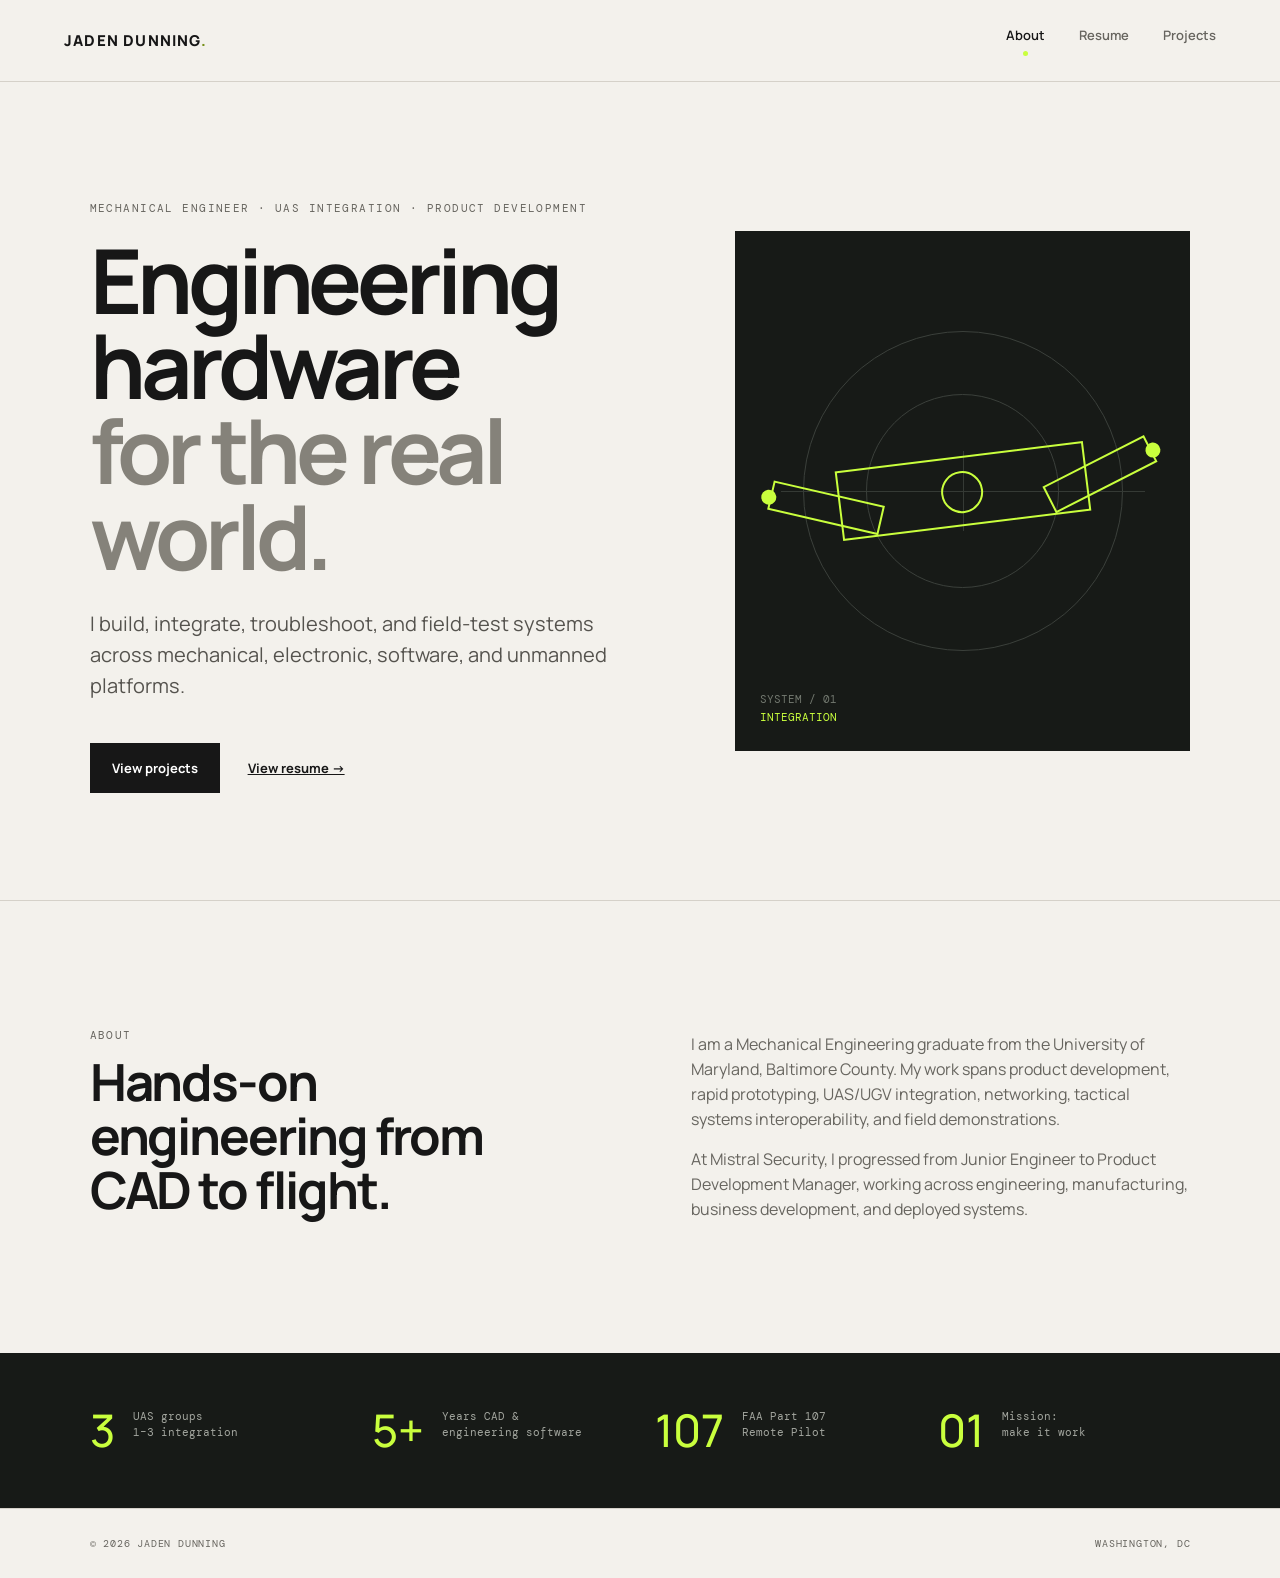
<file: index.html>
<!doctype html>
<html lang="en">
<head>
  <meta charset="utf-8"><meta name="viewport" content="width=device-width, initial-scale=1">
  <title>Jaden Dunning | Mechanical Engineer</title>
  <meta name="description" content="Jaden Dunning — Mechanical Engineer specializing in UAS/UGV integration, product development, rapid prototyping, and mission systems interoperability.">
  <link rel="stylesheet" href="styles.css">
</head>
<body>
  <header class="site-header">
    <a class="brand" href="index.html">JADEN DUNNING<span>.</span></a>
    <nav><a class="active" href="index.html">About</a><a href="resume.html">Resume</a><a href="projects.html">Projects</a></nav>
  </header>
  <main>
    <section class="hero">
      <div class="hero-copy">
        <p class="eyebrow">MECHANICAL ENGINEER · UAS INTEGRATION · PRODUCT DEVELOPMENT</p>
        <h1>Engineering hardware<br><em>for the real world.</em></h1>
        <p class="lead">I build, integrate, troubleshoot, and field-test systems across mechanical, electronic, software, and unmanned platforms.</p>
        <div class="actions"><a class="button" href="projects.html">View projects</a><a class="text-link" href="resume.html">View resume →</a></div>
      </div>
      <div class="hero-art" aria-label="Abstract unmanned aircraft illustration">
        <div class="drone"><span></span><i></i><b></b></div>
        <div class="crosshair"></div>
        <div class="label">SYSTEM / 01<br><strong>INTEGRATION</strong></div>
      </div>
    </section>
    <section class="intro section-grid">
      <div><p class="eyebrow">ABOUT</p><h2>Hands-on engineering from CAD to flight.</h2></div>
      <div><p>I am a Mechanical Engineering graduate from the University of Maryland, Baltimore County. My work spans product development, rapid prototyping, UAS/UGV integration, networking, tactical systems interoperability, and field demonstrations.</p><p>At Mistral Security, I progressed from Junior Engineer to Product Development Manager, working across engineering, manufacturing, business development, and deployed systems.</p></div>
    </section>
    <section class="numbers">
      <div><strong>3</strong><span>UAS groups<br>1–3 integration</span></div>
      <div><strong>5+</strong><span>Years CAD &<br>engineering software</span></div>
      <div><strong>107</strong><span>FAA Part 107<br>Remote Pilot</span></div>
      <div><strong>01</strong><span>Mission:<br>make it work</span></div>
    </section>
  </main>
  <footer><span>© 2026 Jaden Dunning</span><span>Washington, DC</span></footer>
</body>
</html>
</file>
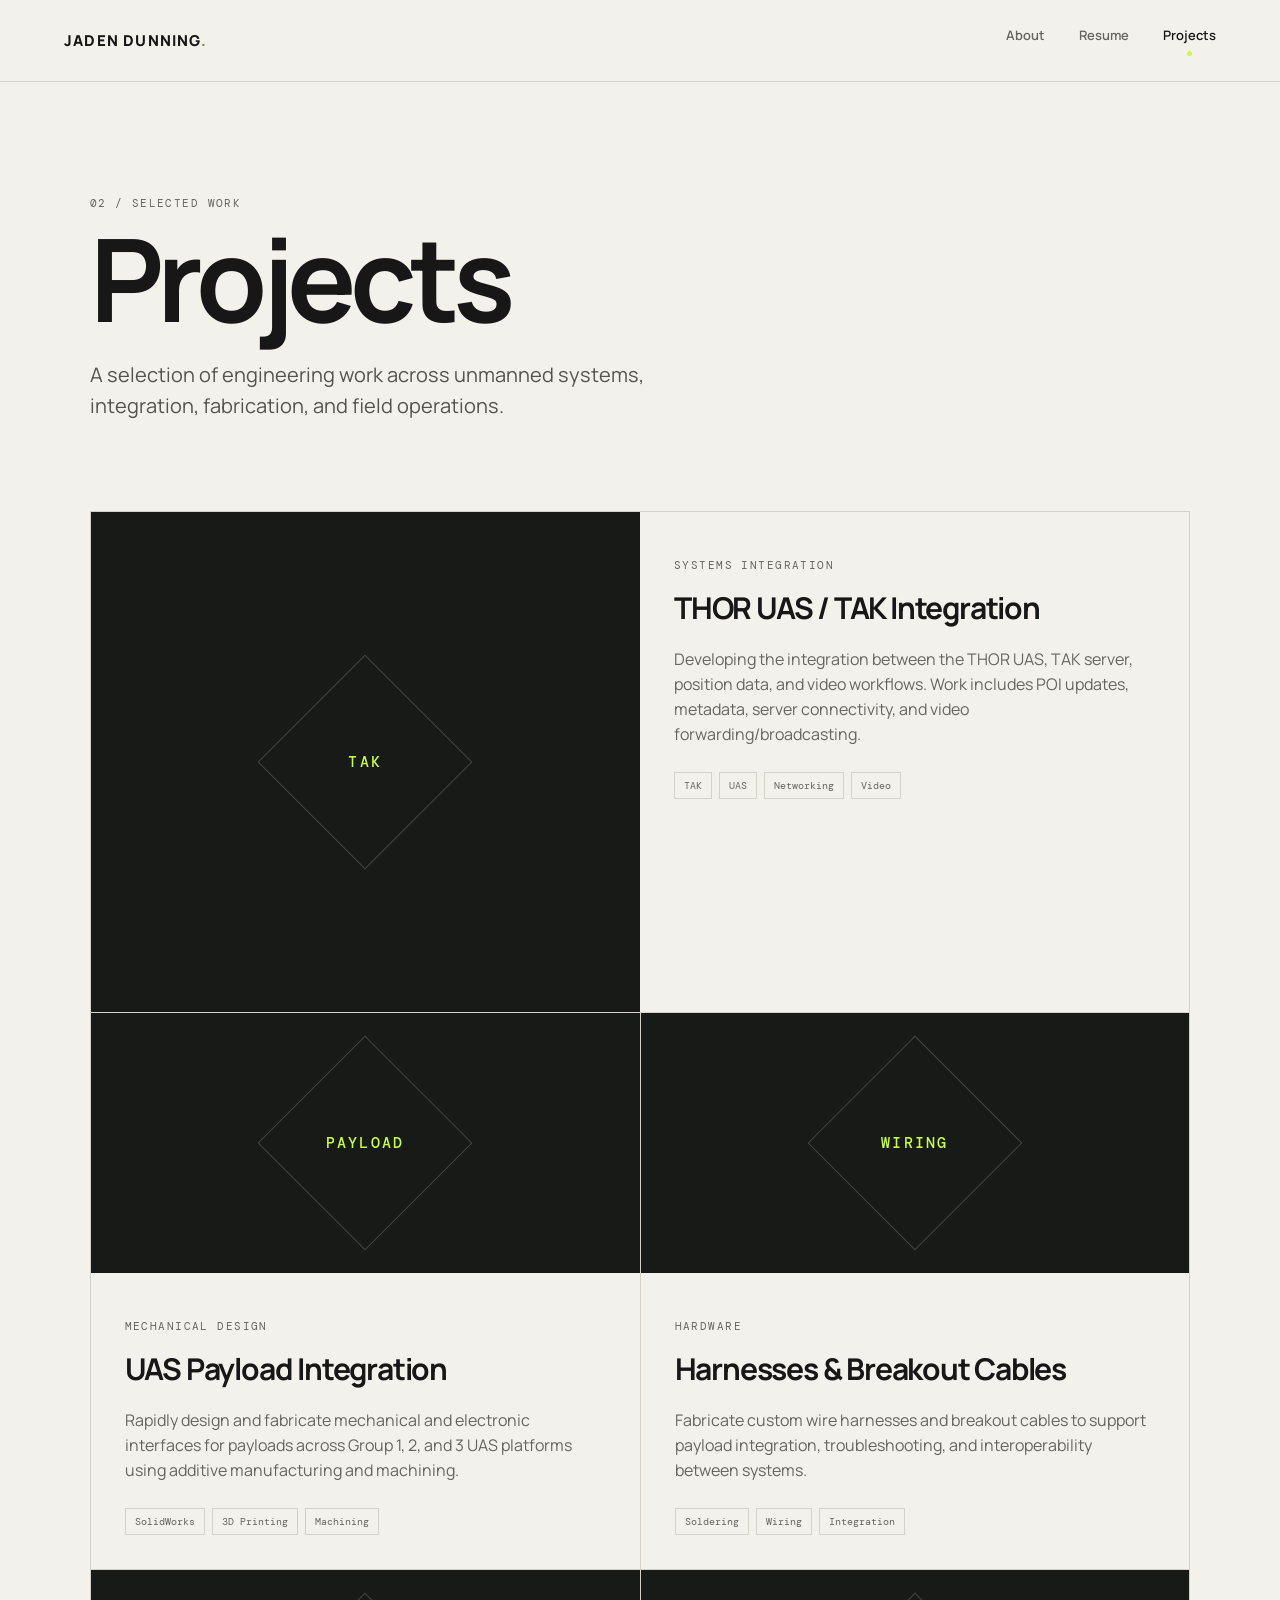
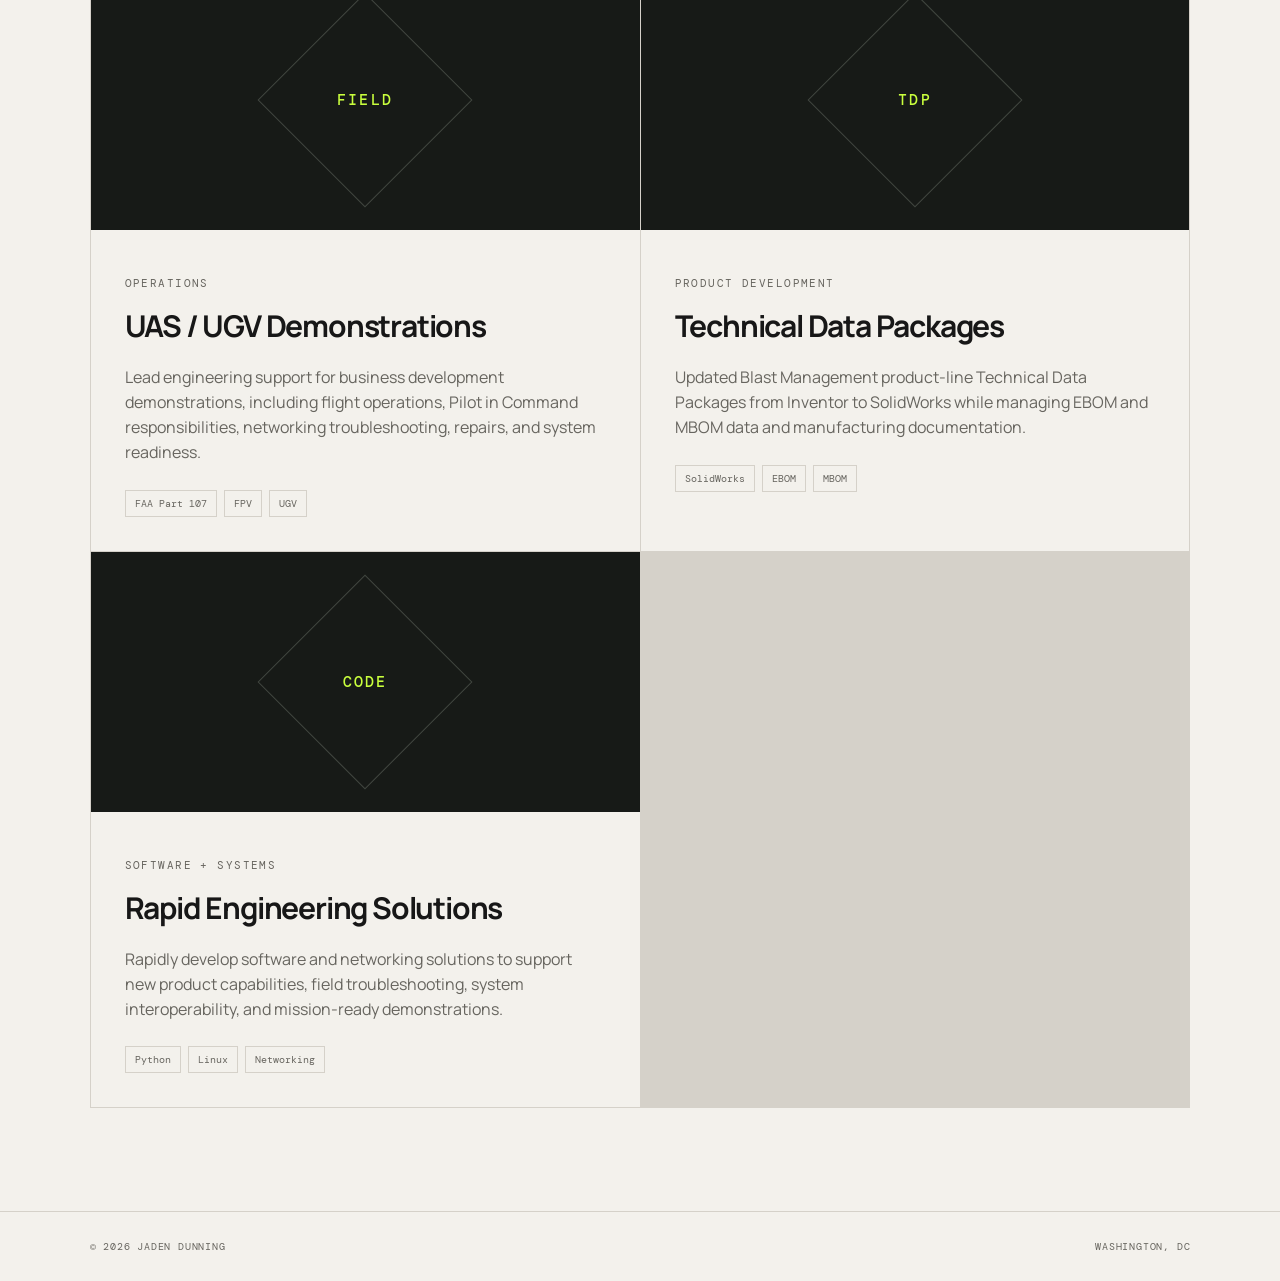
<file: projects.html>
<!doctype html>
<html lang="en">
<head>
  <meta charset="utf-8"><meta name="viewport" content="width=device-width, initial-scale=1">
  <title>Projects | Jaden Dunning</title><link rel="stylesheet" href="styles.css">
</head>
<body>
<header class="site-header"><a class="brand" href="index.html">JADEN DUNNING<span>.</span></a><nav><a href="index.html">About</a><a href="resume.html">Resume</a><a class="active" href="projects.html">Projects</a></nav></header>
<main class="page">
  <div class="page-head"><p class="eyebrow">02 / SELECTED WORK</p><h1>Projects</h1><p class="lead">A selection of engineering work across unmanned systems, integration, fabrication, and field operations.</p></div>
  <section class="project-grid">
    <article class="project featured"><div class="project-art tak"><span>TAK</span></div><div class="project-body"><p class="tag">SYSTEMS INTEGRATION</p><h2>THOR UAS / TAK Integration</h2><p>Developing the integration between the THOR UAS, TAK server, position data, and video workflows. Work includes POI updates, metadata, server connectivity, and video forwarding/broadcasting.</p><div class="chips"><span>TAK</span><span>UAS</span><span>Networking</span><span>Video</span></div></div></article>
    <article class="project"><div class="project-art payload"><span>PAYLOAD</span></div><div class="project-body"><p class="tag">MECHANICAL DESIGN</p><h2>UAS Payload Integration</h2><p>Rapidly design and fabricate mechanical and electronic interfaces for payloads across Group 1, 2, and 3 UAS platforms using additive manufacturing and machining.</p><div class="chips"><span>SolidWorks</span><span>3D Printing</span><span>Machining</span></div></div></article>
    <article class="project"><div class="project-art harness"><span>WIRING</span></div><div class="project-body"><p class="tag">HARDWARE</p><h2>Harnesses & Breakout Cables</h2><p>Fabricate custom wire harnesses and breakout cables to support payload integration, troubleshooting, and interoperability between systems.</p><div class="chips"><span>Soldering</span><span>Wiring</span><span>Integration</span></div></div></article>
    <article class="project"><div class="project-art field"><span>FIELD</span></div><div class="project-body"><p class="tag">OPERATIONS</p><h2>UAS / UGV Demonstrations</h2><p>Lead engineering support for business development demonstrations, including flight operations, Pilot in Command responsibilities, networking troubleshooting, repairs, and system readiness.</p><div class="chips"><span>FAA Part 107</span><span>FPV</span><span>UGV</span></div></div></article>
    <article class="project"><div class="project-art tdp"><span>TDP</span></div><div class="project-body"><p class="tag">PRODUCT DEVELOPMENT</p><h2>Technical Data Packages</h2><p>Updated Blast Management product-line Technical Data Packages from Inventor to SolidWorks while managing EBOM and MBOM data and manufacturing documentation.</p><div class="chips"><span>SolidWorks</span><span>EBOM</span><span>MBOM</span></div></div></article>
    <article class="project"><div class="project-art software"><span>CODE</span></div><div class="project-body"><p class="tag">SOFTWARE + SYSTEMS</p><h2>Rapid Engineering Solutions</h2><p>Rapidly develop software and networking solutions to support new product capabilities, field troubleshooting, system interoperability, and mission-ready demonstrations.</p><div class="chips"><span>Python</span><span>Linux</span><span>Networking</span></div></div></article>
  </section>
</main>
<footer><span>© 2026 Jaden Dunning</span><span>Washington, DC</span></footer>
</body>
</html>
</file>
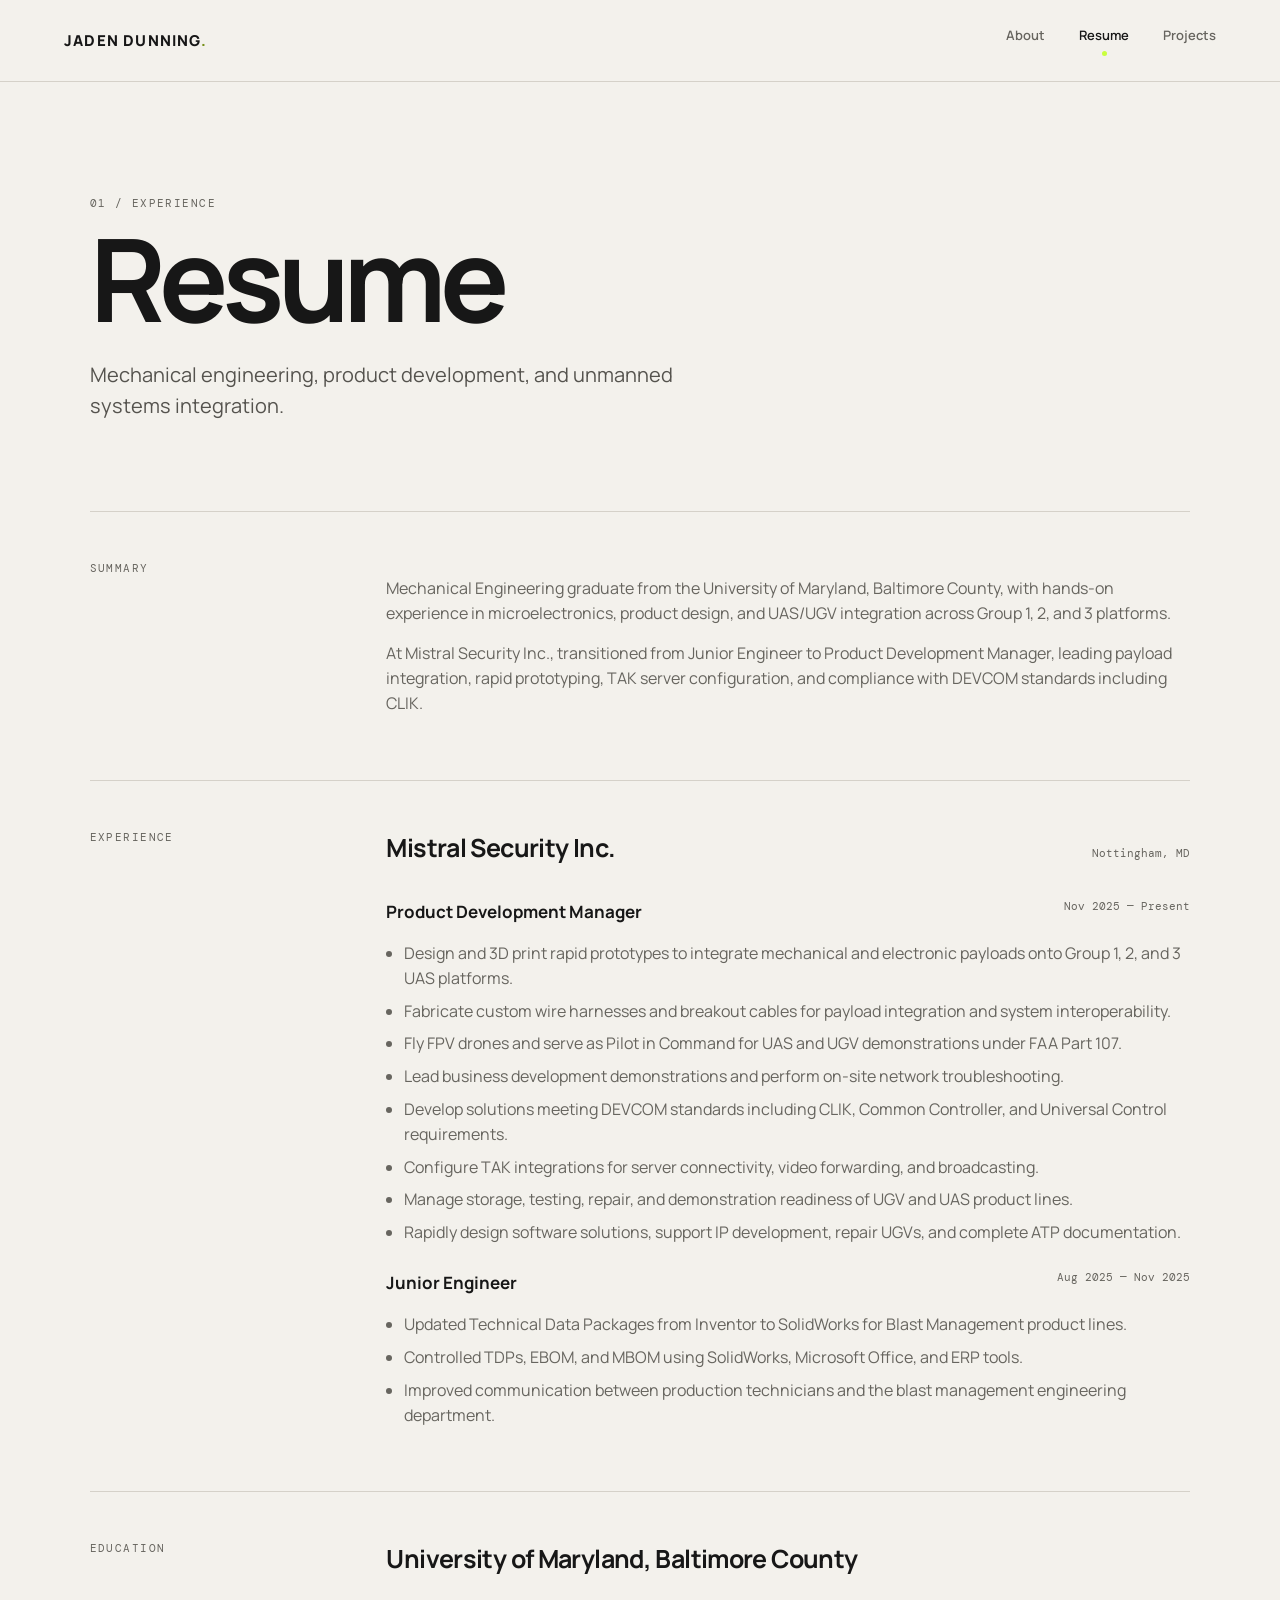
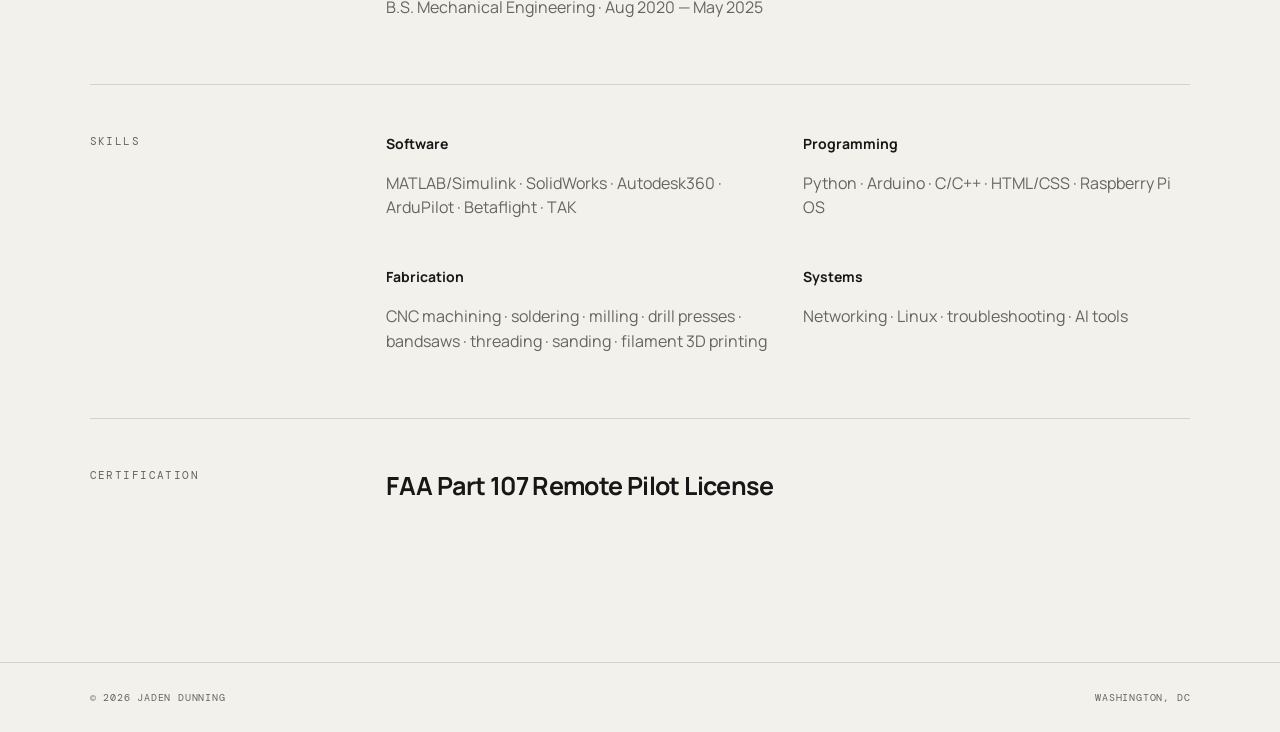
<file: resume.html>
<!doctype html>
<html lang="en">
<head>
  <meta charset="utf-8"><meta name="viewport" content="width=device-width, initial-scale=1">
  <title>Resume | Jaden Dunning</title><link rel="stylesheet" href="styles.css">
</head>
<body>
<header class="site-header"><a class="brand" href="index.html">JADEN DUNNING<span>.</span></a><nav><a href="index.html">About</a><a class="active" href="resume.html">Resume</a><a href="projects.html">Projects</a></nav></header>
<main class="page">
  <div class="page-head"><p class="eyebrow">01 / EXPERIENCE</p><h1>Resume</h1><p class="lead">Mechanical engineering, product development, and unmanned systems integration.</p></div>
  <section class="resume-section">
    <div class="section-label">SUMMARY</div>
    <div><p>Mechanical Engineering graduate from the University of Maryland, Baltimore County, with hands-on experience in microelectronics, product design, and UAS/UGV integration across Group 1, 2, and 3 platforms.</p><p>At Mistral Security Inc., transitioned from Junior Engineer to Product Development Manager, leading payload integration, rapid prototyping, TAK server configuration, and compliance with DEVCOM standards including CLIK.</p></div>
  </section>
  <section class="resume-section">
    <div class="section-label">EXPERIENCE</div>
    <div>
      <article class="job"><div class="job-top"><h2>Mistral Security Inc.</h2><span>Nottingham, MD</span></div>
        <h3>Product Development Manager <small>Nov 2025 — Present</small></h3>
        <ul>
          <li>Design and 3D print rapid prototypes to integrate mechanical and electronic payloads onto Group 1, 2, and 3 UAS platforms.</li>
          <li>Fabricate custom wire harnesses and breakout cables for payload integration and system interoperability.</li>
          <li>Fly FPV drones and serve as Pilot in Command for UAS and UGV demonstrations under FAA Part 107.</li>
          <li>Lead business development demonstrations and perform on-site network troubleshooting.</li>
          <li>Develop solutions meeting DEVCOM standards including CLIK, Common Controller, and Universal Control requirements.</li>
          <li>Configure TAK integrations for server connectivity, video forwarding, and broadcasting.</li>
          <li>Manage storage, testing, repair, and demonstration readiness of UGV and UAS product lines.</li>
          <li>Rapidly design software solutions, support IP development, repair UGVs, and complete ATP documentation.</li>
        </ul>
        <h3>Junior Engineer <small>Aug 2025 — Nov 2025</small></h3>
        <ul>
          <li>Updated Technical Data Packages from Inventor to SolidWorks for Blast Management product lines.</li>
          <li>Controlled TDPs, EBOM, and MBOM using SolidWorks, Microsoft Office, and ERP tools.</li>
          <li>Improved communication between production technicians and the blast management engineering department.</li>
        </ul>
      </article>
    </div>
  </section>
  <section class="resume-section">
    <div class="section-label">EDUCATION</div><div><h2>University of Maryland, Baltimore County</h2><p>B.S. Mechanical Engineering · Aug 2020 — May 2025</p></div>
  </section>
  <section class="resume-section">
    <div class="section-label">SKILLS</div><div class="skill-grid">
      <div><h3>Software</h3><p>MATLAB/Simulink · SolidWorks · Autodesk360 · ArduPilot · Betaflight · TAK</p></div>
      <div><h3>Programming</h3><p>Python · Arduino · C/C++ · HTML/CSS · Raspberry Pi OS</p></div>
      <div><h3>Fabrication</h3><p>CNC machining · soldering · milling · drill presses · bandsaws · threading · sanding · filament 3D printing</p></div>
      <div><h3>Systems</h3><p>Networking · Linux · troubleshooting · AI tools</p></div>
    </div>
  </section>
  <section class="resume-section">
    <div class="section-label">CERTIFICATION</div><div><h2>FAA Part 107 Remote Pilot License</h2></div>
  </section>
</main>
<footer><span>© 2026 Jaden Dunning</span><span>Washington, DC</span></footer>
</body>
</html>
</file>
<file: styles.css>
@import url('https://fonts.googleapis.com/css2?family=DM+Mono:wght@400;500&family=Manrope:wght@400;500;600;700;800&display=swap');
:root{--bg:#f3f1ec;--ink:#171717;--muted:#67655f;--line:#d5d1c9;--accent:#c9ff3d;--dark:#171a17}
*{box-sizing:border-box}html{scroll-behavior:smooth}body{margin:0;background:var(--bg);color:var(--ink);font-family:Manrope,Arial,sans-serif;line-height:1.55}.site-header{height:82px;padding:0 5vw;display:flex;align-items:center;justify-content:space-between;border-bottom:1px solid var(--line);position:sticky;top:0;background:rgba(243,241,236,.94);backdrop-filter:blur(12px);z-index:5}.brand{font-size:15px;font-weight:800;letter-spacing:.08em;color:var(--ink);text-decoration:none}.brand span{color:#758f17}nav{display:flex;gap:34px}nav a{font-size:13px;text-decoration:none;color:var(--muted);font-weight:600}nav a:hover,nav a.active{color:var(--ink)}nav a.active:after{content:"";display:block;width:5px;height:5px;background:var(--accent);border-radius:50%;margin:5px auto 0}.hero{min-height:calc(100vh - 82px);padding:8vw 7vw;display:grid;grid-template-columns:1.1fr .9fr;align-items:center;gap:7vw}.eyebrow,.tag,.section-label{font-family:"DM Mono",monospace;font-size:11px;letter-spacing:.13em;color:var(--muted)}h1{font-size:clamp(52px,7vw,105px);line-height:.95;letter-spacing:-.055em;margin:20px 0 30px;font-weight:700}h1 em{font-style:normal;color:#85827a}.lead{font-size:20px;max-width:620px;color:#55534e}.actions{display:flex;align-items:center;gap:28px;margin-top:42px}.button{background:var(--ink);color:white;text-decoration:none;padding:15px 22px;font-size:13px;font-weight:700}.button:hover{background:#30332e}.text-link{color:var(--ink);font-weight:700;font-size:13px}.hero-art{height:520px;background:var(--dark);position:relative;overflow:hidden;display:flex;align-items:center;justify-content:center}.hero-art:before,.hero-art:after{content:"";position:absolute;border:1px solid #3b403b;border-radius:50%;width:70%;aspect-ratio:1}.hero-art:after{width:42%}.crosshair{position:absolute;width:80%;height:1px;background:#353a35}.crosshair:after{content:"";position:absolute;left:50%;top:-40px;width:1px;height:80px;background:#353a35}.drone{width:250px;height:70px;border:2px solid var(--accent);transform:rotate(-7deg);position:relative;z-index:1}.drone:before,.drone:after{content:"";position:absolute;width:110px;height:26px;border:2px solid var(--accent);top:18px}.drone:before{left:-72px;transform:rotate(20deg)}.drone:after{right:-72px;transform:rotate(-20deg)}.drone span{position:absolute;width:42px;height:42px;border:2px solid var(--accent);border-radius:50%;left:101px;top:13px}.drone i,.drone b{position:absolute;width:15px;height:15px;background:var(--accent);border-radius:50%;top:8px}.drone i{left:-78px}.drone b{right:-78px}.label{position:absolute;bottom:24px;left:25px;color:#72786f;font:11px "DM Mono",monospace;line-height:1.7}.label strong{color:var(--accent);font-weight:400}.intro{padding:9vw 7vw;border-top:1px solid var(--line)}.section-grid{display:grid;grid-template-columns:1fr 1fr;gap:8vw}.section-grid h2{font-size:clamp(30px,4vw,56px);line-height:1.05;letter-spacing:-.04em;margin:10px 0}.section-grid p{color:var(--muted);max-width:650px}.numbers{background:var(--dark);color:white;padding:55px 7vw;display:grid;grid-template-columns:repeat(4,1fr);gap:30px}.numbers div{display:flex;gap:18px;align-items:flex-start}.numbers strong{font-size:45px;line-height:1;font-weight:500;color:var(--accent)}.numbers span{font:11px "DM Mono",monospace;color:#a3a69f;line-height:1.5}.page{padding:8vw 7vw}.page-head{max-width:850px;margin-bottom:90px}.page-head h1{font-size:clamp(60px,9vw,125px);margin:12px 0 25px}.resume-section{display:grid;grid-template-columns:220px 1fr;gap:6vw;padding:48px 0;border-top:1px solid var(--line);max-width:1100px}.resume-section p{color:var(--muted)}.resume-section h2{font-size:25px;margin:0 0 6px;letter-spacing:-.025em}.resume-section h3{font-size:17px;margin:25px 0 8px}.resume-section h3 small{float:right;color:var(--muted);font:11px "DM Mono",monospace;font-weight:400}.resume-section ul{padding-left:18px;color:var(--muted)}.resume-section li{margin:8px 0}.job-top{display:flex;justify-content:space-between;align-items:baseline}.job-top span{font:11px "DM Mono",monospace;color:var(--muted)}.skill-grid{display:grid;grid-template-columns:1fr 1fr;gap:30px}.skill-grid h3{margin:0;font-size:14px}.project-grid{display:grid;grid-template-columns:repeat(2,1fr);gap:1px;background:var(--line);border:1px solid var(--line)}.project{background:var(--bg);min-height:500px}.project.featured{grid-column:span 2;display:grid;grid-template-columns:1fr 1fr}.project-art{min-height:260px;background:var(--dark);position:relative;display:flex;align-items:center;justify-content:center;overflow:hidden}.project-art span{font:500 15px "DM Mono",monospace;color:var(--accent);letter-spacing:.15em}.project-art:before{content:"";position:absolute;width:150px;height:150px;border:1px solid #40463f;transform:rotate(45deg)}.project-body{padding:34px}.project-body h2{font-size:30px;letter-spacing:-.04em;margin:9px 0 14px}.project-body p:not(.tag){color:var(--muted);max-width:620px}.chips{display:flex;flex-wrap:wrap;gap:7px;margin-top:25px}.chips span{font:10px "DM Mono",monospace;border:1px solid var(--line);padding:6px 9px;color:var(--muted)}footer{border-top:1px solid var(--line);padding:28px 7vw;display:flex;justify-content:space-between;color:var(--muted);font:10px "DM Mono",monospace;text-transform:uppercase;letter-spacing:.08em}
@media(max-width:800px){.site-header{height:70px;padding:0 6vw}nav{gap:16px}.hero{grid-template-columns:1fr;padding:15vw 6vw;min-height:auto}.hero-art{height:360px}.intro,.page{padding:15vw 6vw}.section-grid{grid-template-columns:1fr;gap:25px}.numbers{grid-template-columns:1fr 1fr;padding:45px 6vw}.resume-section{grid-template-columns:1fr;gap:20px}.resume-section h3 small{float:none;display:block;margin-top:4px}.project-grid{grid-template-columns:1fr}.project.featured{grid-column:span 1;display:block}.skill-grid{grid-template-columns:1fr}footer{padding:25px 6vw}.page-head{margin-bottom:55px}h1{font-size:58px}}
@media(max-width:480px){nav a{font-size:11px}.brand{font-size:12px}.hero-art{height:300px}.numbers{grid-template-columns:1fr}.project-body{padding:25px}}
</file>
